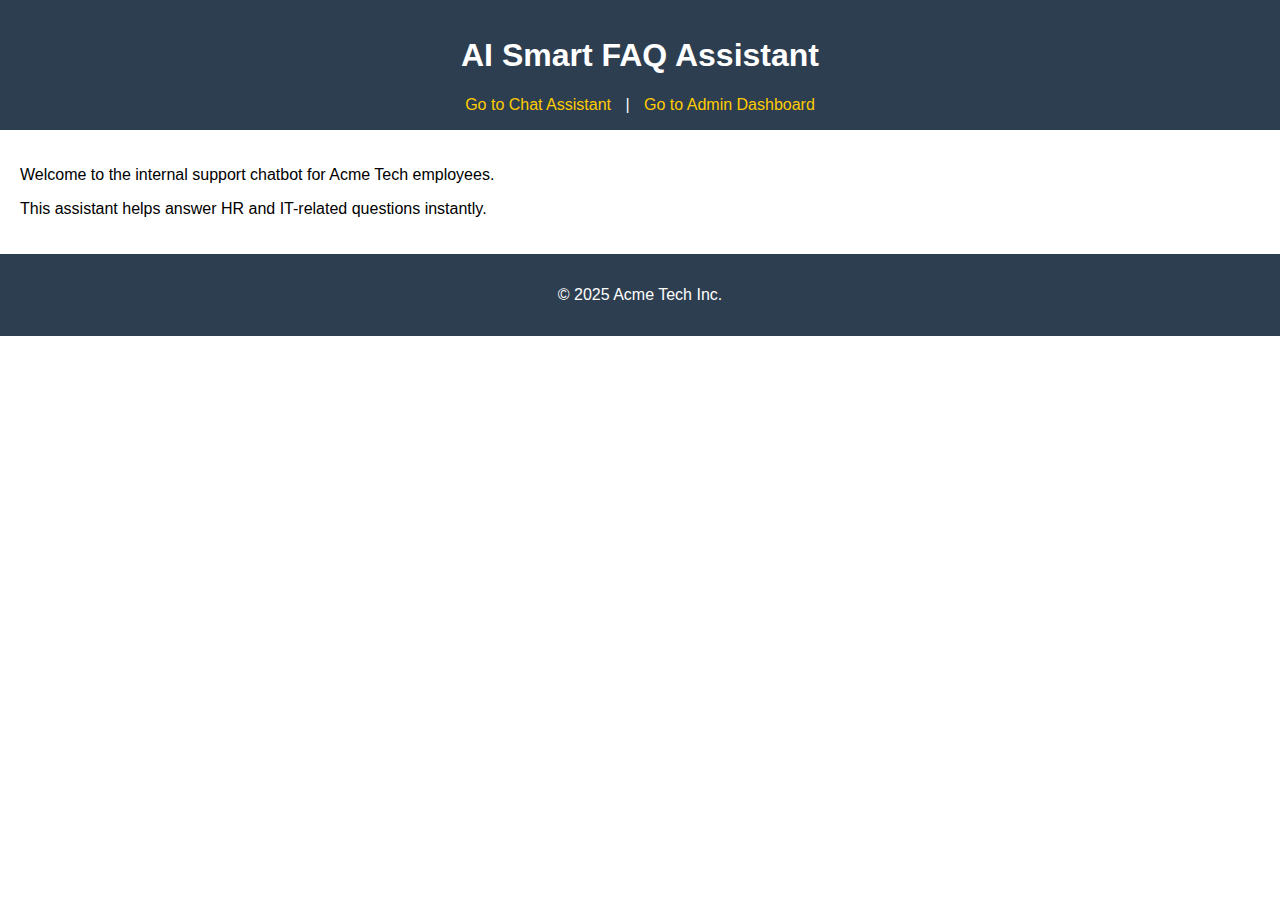
<file: ai-faq-lab1-v1/index.html>
<!-- index.html -->
<!DOCTYPE html>
<html lang="en">
<head>
  <meta charset="UTF-8">
  <title>AI Smart FAQ Assistant</title>
  <link rel="stylesheet" href="style.css">
</head>
<body>
  <header>
    <h1>AI Smart FAQ Assistant</h1>
    <nav>
      <a href="chat.html">Go to Chat Assistant</a> |
      <a href="admin.html">Go to Admin Dashboard</a>
    </nav>
  </header>
  <main>
    <p>Welcome to the internal support chatbot for Acme Tech employees.</p>
    <p>This assistant helps answer HR and IT-related questions instantly.</p>
  </main>
  <footer>
    <p>&copy; 2025 Acme Tech Inc.</p>
  </footer>
</body>
</html>
</file>
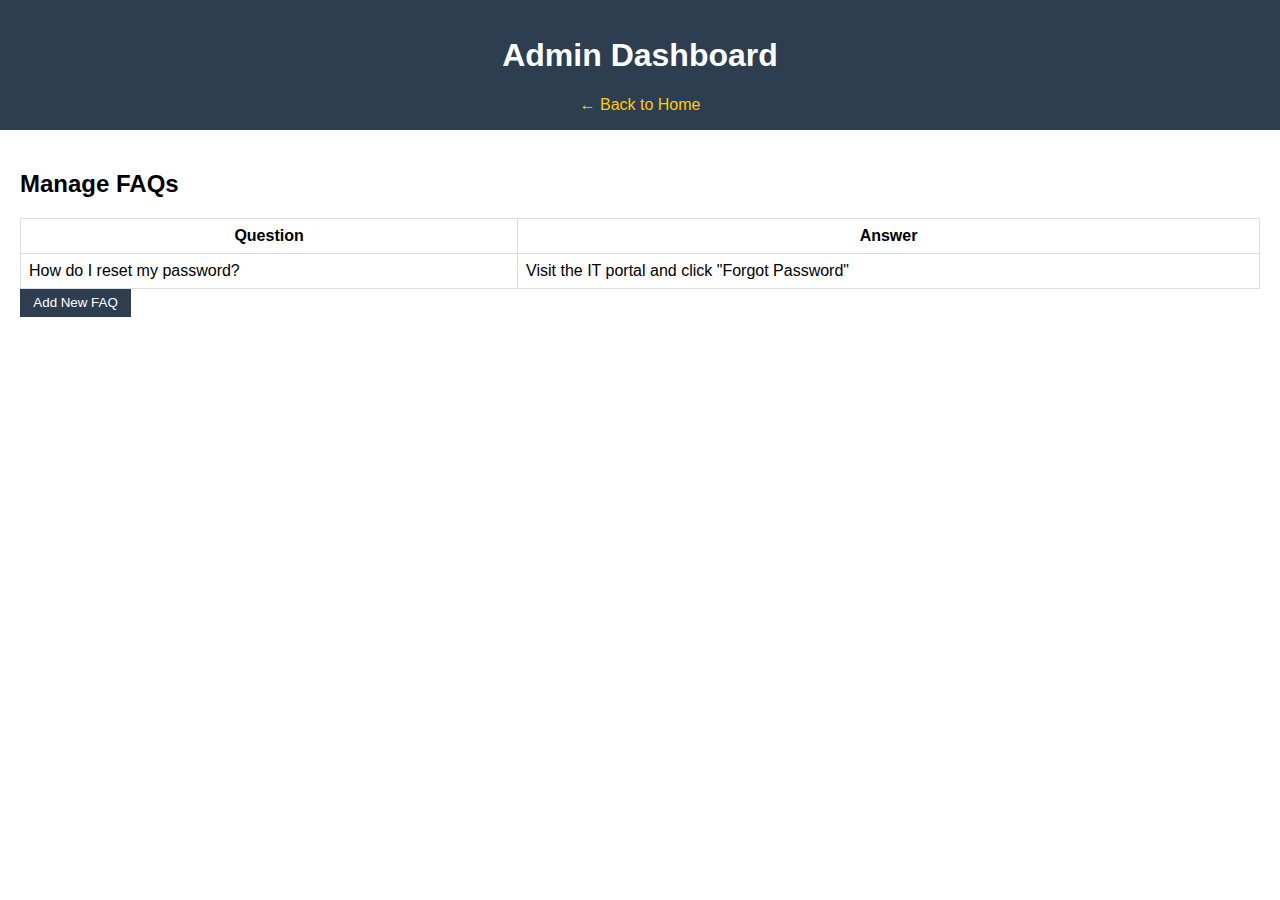
<file: ai-faq-lab1-v1/admin.html>
<!-- admin.html -->
<!DOCTYPE html>
<html lang="en">
<head>
  <meta charset="UTF-8">
  <title>Admin Dashboard</title>
  <link rel="stylesheet" href="style.css">
</head>
<body>
  <header>
    <h1>Admin Dashboard</h1>
    <nav><a href="index.html">← Back to Home</a></nav>
  </header>
  <main>
    <h2>Manage FAQs</h2>
    <table>
      <tr><th>Question</th><th>Answer</th></tr>
      <tr><td>How do I reset my password?</td><td>Visit the IT portal and click "Forgot Password"</td></tr>
    </table>
    <button>Add New FAQ</button>
  </main>
</body>
</html>
</file>
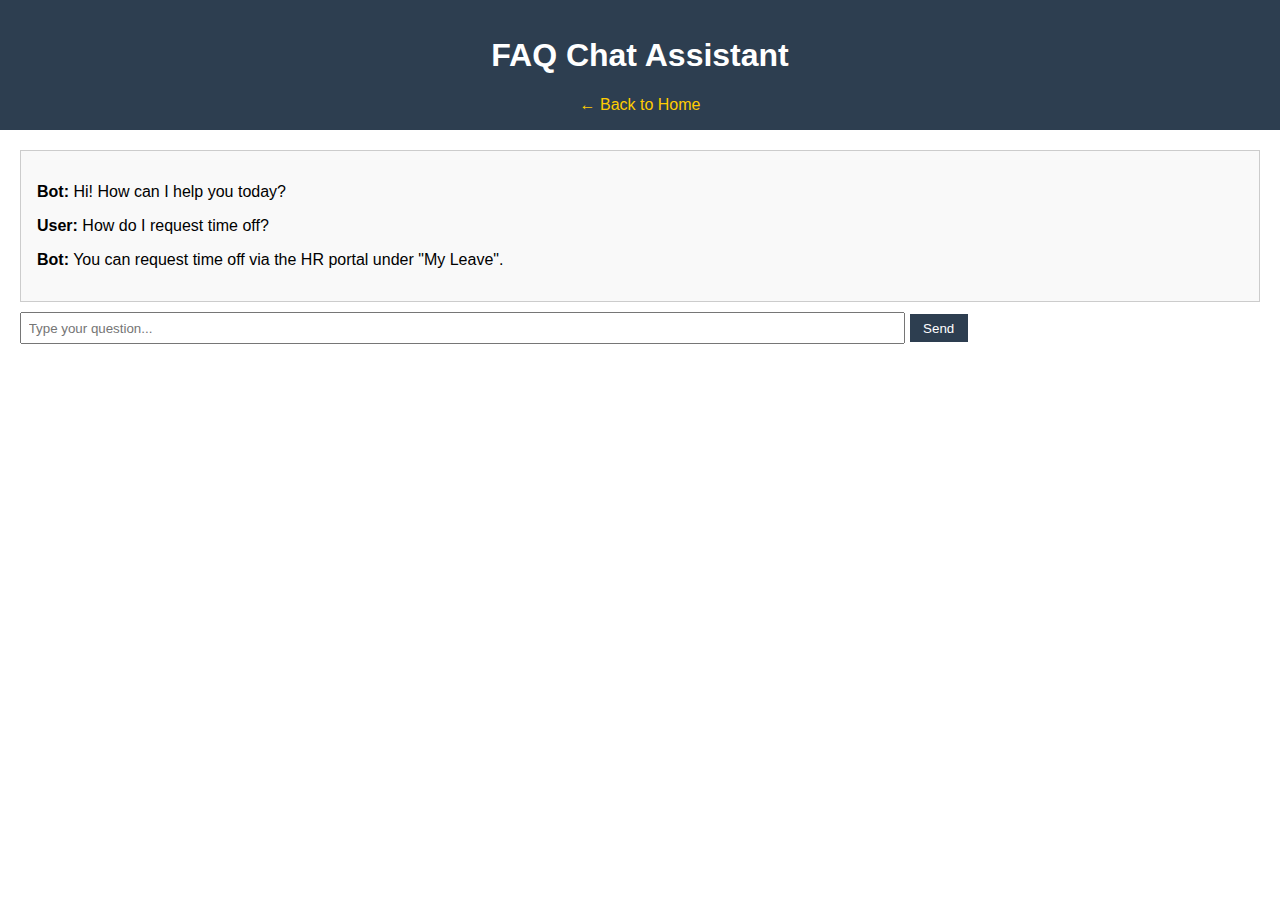
<file: ai-faq-lab1-v1/chat.html>
<!-- chat.html -->
<!DOCTYPE html>
<html lang="en">
<head>
  <meta charset="UTF-8">
  <title>FAQ Chat Assistant</title>
  <link rel="stylesheet" href="style.css">
</head>
<body>
  <header>
    <h1>FAQ Chat Assistant</h1>
    <nav><a href="index.html">← Back to Home</a></nav>
  </header>
  <main>
    <div class="chat-box">
      <p><strong>Bot:</strong> Hi! How can I help you today?</p>
      <p><strong>User:</strong> How do I request time off?</p>
      <p><strong>Bot:</strong> You can request time off via the HR portal under "My Leave".</p>
    </div>
    <input type="text" placeholder="Type your question...">
    <button>Send</button>
  </main>
</body>
</html>
</file>
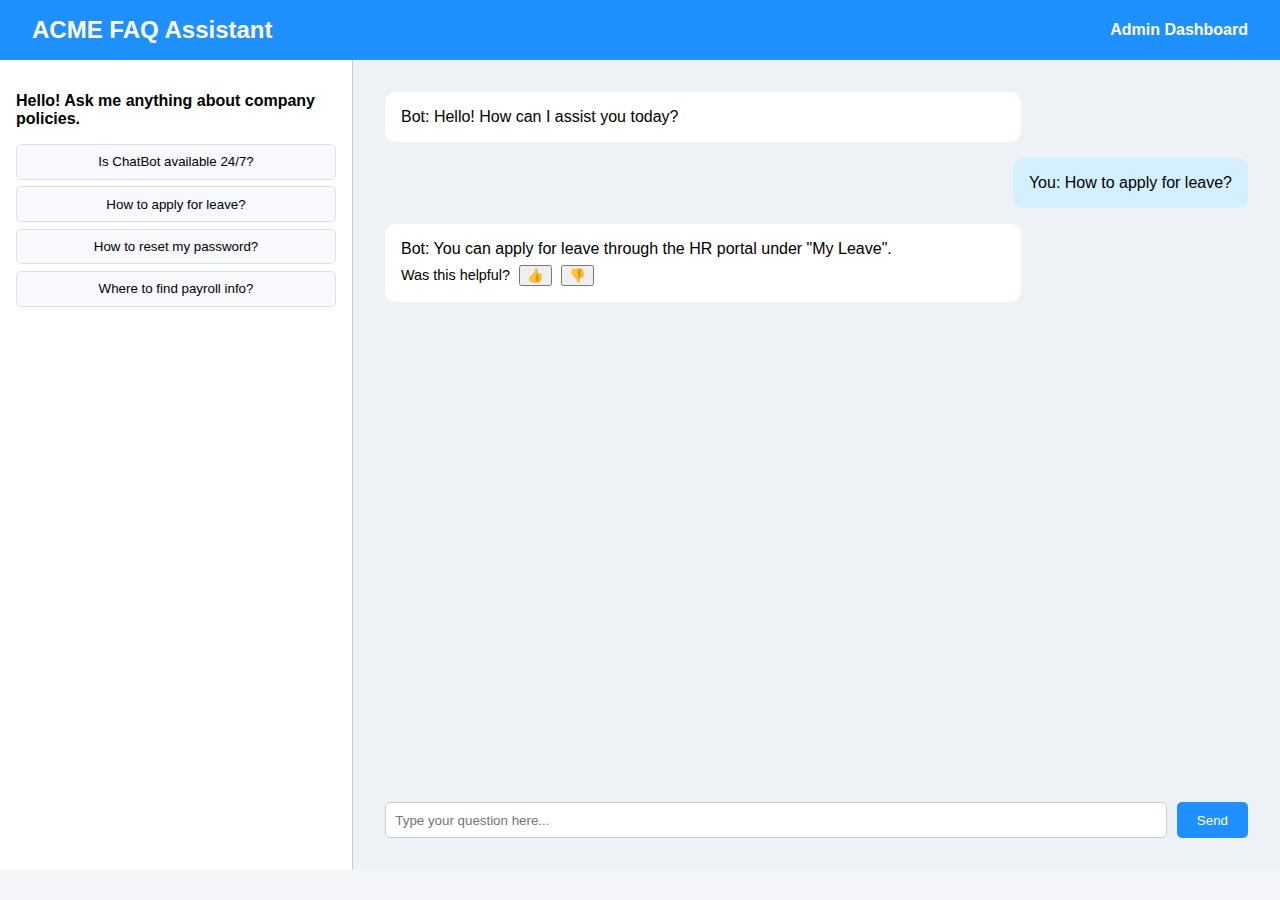
<file: ai-faq-lab1/chat.html>
<!-- Lab 1 - Chat Page -->
<!-- It demonstrates basic HTML structure, navigation, layout, and links to admin page -->


<!-- chat.html -->
<!DOCTYPE html>
<html lang="en">
<head>
  <meta charset="UTF-8">
  <title>AI FAQ Assistant</title>
  <link rel="stylesheet" href="style.css">
</head>
<body>
  <header class="chat-header">
    <div class="logo-title">ACME FAQ Assistant</div>
    <nav><a href="admin.html" class="admin-link">Admin Dashboard</a></nav>
  </header>

  <main class="chat-container">
    <section class="chat-sidebar">
      <p><strong>Hello! Ask me anything about company policies.</strong></p>
      <div class="quick-questions">
        <button>Is ChatBot available 24/7?</button>
        <button>How to apply for leave?</button>
        <button>How to reset my password?</button>
        <button>Where to find payroll info?</button>
      </div>
    </section>

    <section class="chat-main">
      <div class="chat-bubble bot">
        Bot: Hello! How can I assist you today?
      </div>
      <div class="chat-bubble user">
        You: How to apply for leave?
      </div>
      <div class="chat-bubble bot">
        Bot: You can apply for leave through the HR portal under "My Leave".
        <div class="feedback">Was this helpful? <button>👍</button> <button>👎</button></div>
      </div>

      <div class="chat-input-bar">
        <input type="text" placeholder="Type your question here..." />
        <button>Send</button>
      </div>
    </section>
  </main>
</body>
</html>
</file>
<file: ai-faq-lab1-v1/style.css>
/* style.css - Lab 1 styling */
body {
  font-family: Arial, sans-serif;
  margin: 0;
  padding: 0;
}

header, footer {
  background-color: #2d3e50;
  color: white;
  padding: 1em;
  text-align: center;
}

nav a {
  color: #ffcc00;
  margin: 0 10px;
  text-decoration: none;
}

main {
  padding: 20px;
}

.chat-box {
  border: 1px solid #ccc;
  padding: 1em;
  margin-bottom: 10px;
  background-color: #f9f9f9;
}

input[type="text"] {
  width: 70%;
  padding: 0.5em;
}

button {
  padding: 0.5em 1em;
  background-color: #2d3e50;
  color: white;
  border: none;
  cursor: pointer;
}

table {
  width: 100%;
  border-collapse: collapse;
  margin-top: 1em;
}

th, td {
  border: 1px solid #ddd;
  padding: 0.5em;
}
</file>
<file: ai-faq-lab1/style.css>
/* Lab 1 - Apply styling to HTML page with CSS. */

body {
  font-family: 'Segoe UI', sans-serif;
  margin: 0;
  background-color: #f4f6fa;
}

/* Header */
.chat-header {
  display: flex;
  justify-content: space-between;
  align-items: center;
  background-color: #1e90ff;
  color: white;
  padding: 1em 2em;
}

.logo-title {
  font-size: 1.5em;
  font-weight: bold;
}

.admin-link {
  color: white;
  font-weight: bold;
  text-decoration: none;
}

/* Chat Layout */
.chat-container {
  display: flex;
  height: 90vh;
}

.chat-sidebar {
  width: 25%;
  background-color: #ffffff;
  padding: 1em;
  border-right: 1px solid #ccc;
}

.quick-questions button {
  display: block;
  width: 100%;
  margin: 0.5em 0;
  padding: 0.7em;
  border: 1px solid #dce0e6;
  background-color: #f7f9fc;
  border-radius: 5px;
  cursor: pointer;
}

.chat-main {
  flex: 1;
  padding: 2em;
  display: flex;
  flex-direction: column;
  background-color: #eef1f6;
}

.chat-bubble {
  margin-bottom: 1em;
  padding: 1em;
  border-radius: 10px;
  background-color: #ffffff;
  max-width: 70%;
}

.chat-bubble.user {
  align-self: flex-end;
  background-color: #d4f0ff;
}

.chat-input-bar {
  margin-top: auto;
  display: flex;
  gap: 10px;
  padding-top: 1em;
}

.chat-input-bar input {
  flex: 1;
  padding: 0.7em;
  border: 1px solid #ccc;
  border-radius: 5px;
}

.chat-input-bar button {
  padding: 0.7em 1.5em;
  background-color: #1e90ff;
  color: white;
  border: none;
  border-radius: 5px;
}

/* Feedback section */
.feedback {
  font-size: 0.9em;
  margin-top: 0.5em;
}

.feedback button {
  margin-left: 5px;
}

/* Admin Dashboard */
.admin-dashboard {
  padding: 2em;
}

.charts-section {
  display: flex;
  gap: 2em;
  margin-bottom: 2em;
}

.chart-box {
  flex: 1;
  background-color: white;
  padding: 1em;
  border-radius: 10px;
  box-shadow: 0 0 5px rgba(0,0,0,0.1);
}

.faq-table table {
  width: 100%;
  border-collapse: collapse;
  background-color: white;
  margin-top: 1em;
}

.faq-table th, td {
  border: 1px solid #ddd;
  padding: 0.7em;
  text-align: left;
}
</file>
